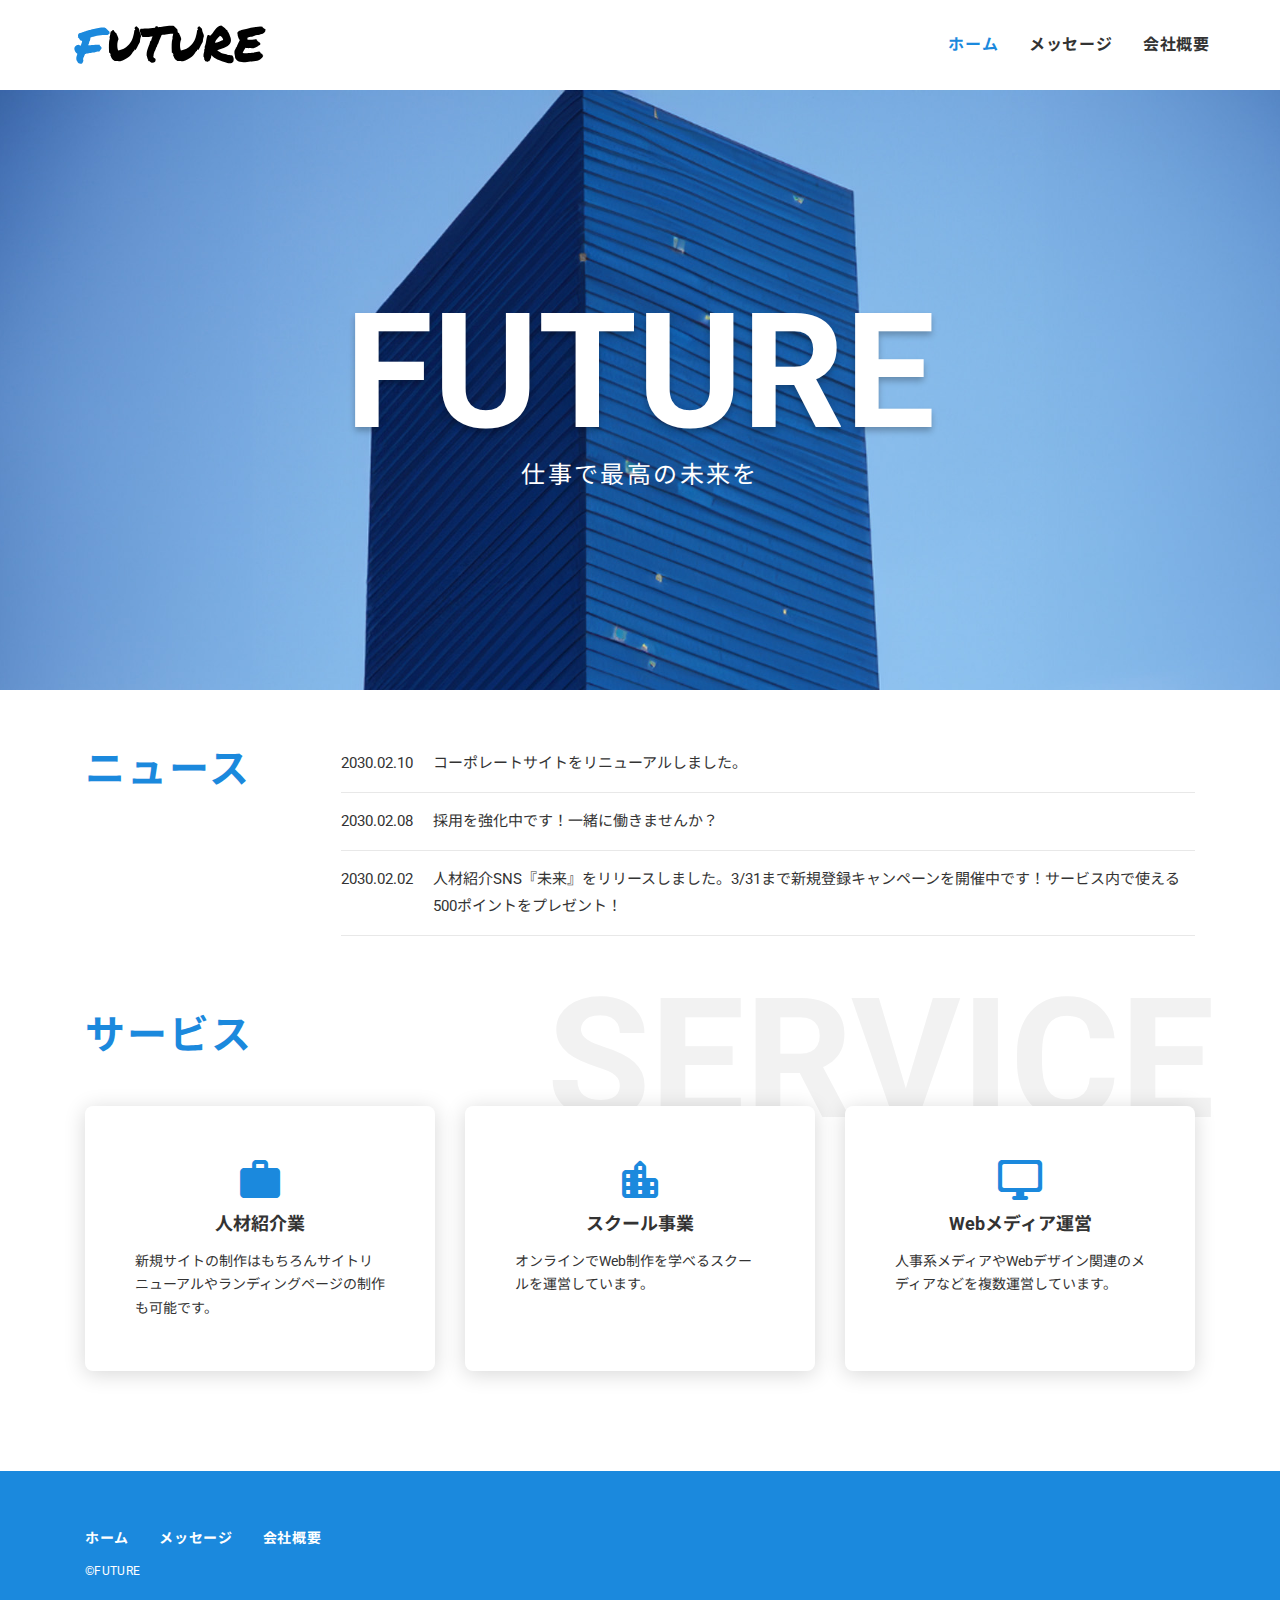
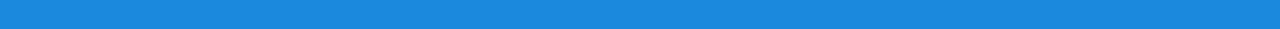
<file: index.html>
<!DOCTYPE html>
<html lang="ja">
  <head>
    <meta charset="utf-8" />
    <meta name="viewport" content="width=device-width,initial-scale=1" />
    <meta
      name="description"
      content="株式会社FUTUREは、幸せにつながるお仕事を紹介する人材紹介会社です。人材紹介サービス『未来』や人材紹介SNS『ゴール』を運営し、またWebデザインを学べるスクール『Webの学校』を開講しています。"
    />
    <title>FUTURE</title>
    <link rel="preconnect" href="https://fonts.googleapis.com" />
    <link rel="preconnect" href="https://fonts.gstatic.com" crossorigin />
    <link
      href="https://fonts.googleapis.com/css2?family=Noto+Sans+JP:wght@500;700&family=Roboto:wght@400;700&display=swap"
      rel="stylesheet"
    />
    <link
      href="https://fonts.googleapis.com/icon?family=Material+Icons+Round"
      rel="stylesheet"
    />
    <link href="css/destyle.css" rel="stylesheet" />
    <link href="style.css" rel="stylesheet" />
    <link rel="icon" type="image/png" href="icon-192x192.png" />
    <link
      rel="apple-touch-icon"
      type="image/png"
      href="apple-touch-icon-180x180.png"
    />
    <link rel="icon" href="favicon.ico" />
  </head>

  <body>
    <!-- wrapper-->
    <div class="wrapper">
      <!-- header -->
      <header class="header">
        <div class="header__logo">
          <a href="."><img src="img/logo.svg" class="logo" alt="FUTURE" /></a>
        </div>
        <div class="header__nav">
          <nav class="gnav">
            <ul class="gnav__list">
              <li class="gnav__item">
                <a class="gnav__link gnav__link--active" href=".">ホーム</a>
              </li>
              <li class="gnav__item">
                <a class="gnav__link" href="message.html">メッセージ</a>
              </li>
              <li class="gnav__item">
                <a class="gnav__link" href="company.html">会社概要</a>
              </li>
            </ul>
          </nav>
          <button type="button" id="js-btn-menu" class="btn-menu">
            <span class="btn-menu__line"></span>
          </button>
        </div>
      </header>
      <!-- /header -->

      <!-- mv -->
      <div class="mv">
        <div class="mv__titleArea">
          <h2 class="mv__title">FUTURE</h2>
          <div class="mv__subtitle">仕事で最高の未来を</div>
        </div>
      </div>
      <!-- /mv -->

      <!-- content -->
      <main class="content">
        <!-- news -->
        <section class="news">
          <div class="container">
            <div class="news__inner">
              <div class="news__heading">
                <h2 class="heading-primary">ニュース</h2>
              </div>
              <div class="news__body">
                <div class="news-list">
                  <ul class="news-list__list">
                    <li class="news-list__item">
                      <a href="#" class="news-list__link">
                        <div class="news-list__date">
                          <time datetime="2020-02-10" class="news__date"
                            >2030.02.10</time
                          >
                        </div>
                        <div class="news-list__title">
                          コーポレートサイトをリニューアルしました。
                        </div>
                      </a>
                    </li>
                    <li class="news-list__item">
                      <a href="#" class="news-list__link">
                        <div class="news-list__date">
                          <time datetime="2020-02-08" class="news__date"
                            >2030.02.08</time
                          >
                        </div>
                        <div class="news-list__title">
                          採用を強化中です！一緒に働きませんか？
                        </div>
                      </a>
                    </li>
                    <li class="news-list__item">
                      <a href="#" class="news-list__link">
                        <div class="news-list__date">
                          <time datetime="2020-02-02" class="news__date"
                            >2030.02.02</time
                          >
                        </div>
                        <div class="news-list__title">
                          人材紹介SNS『未来』をリリースしました。3/31まで新規登録キャンペーンを開催中です！サービス内で使える500ポイントをプレゼント！
                        </div>
                      </a>
                    </li>
                  </ul>
                </div>
              </div>
            </div>
          </div>
        </section>
        <!-- /news -->

        <!-- service -->
        <section class="service">
          <div class="container">
            <div class="service__heading">
              <h2 class="heading-primary">サービス</h2>
            </div>
            <div class="service__body">
              <div class="service-list">
                <div class="service-list__item">
                  <figure class="service-list__img-wrapper">
                    <span class="service-list__img material-icons-round">
                      work
                    </span>
                  </figure>
                  <div class="service-list__body">
                    <div class="service-list__title">人材紹介業</div>
                    <div class="service-list__text">
                      <p>
                        新規サイトの制作はもちろんサイトリニューアルやランディングページの制作も可能です。
                      </p>
                    </div>
                  </div>
                </div>
                <div class="service-list__item">
                  <figure class="service-list__img-wrapper">
                    <span class="service-list__img material-icons-round">
                      location_city
                    </span>
                  </figure>
                  <div class="service-list__body">
                    <div class="service-list__title">スクール事業</div>
                    <div class="service-list__text">
                      <p>
                        オンラインでWeb制作を学べるスクールを運営しています。
                      </p>
                    </div>
                  </div>
                </div>
                <div class="service-list__item">
                  <figure class="service-list__img-wrapper">
                    <span class="service-list__img material-icons-round">
                      desktop_windows
                    </span>
                  </figure>
                  <div class="service-list__body">
                    <div class="service-list__title">Webメディア運営</div>
                    <div class="service-list__text">
                      <p>
                        人事系メディアやWebデザイン関連のメディアなどを複数運営しています。
                      </p>
                    </div>
                  </div>
                </div>
              </div>
            </div>
          </div>
        </section>
        <!-- /service -->
      </main>
      <!-- /content -->

      <!-- footer -->
      <footer class="footer">
        <div class="container">
          <nav class="footer-nav">
            <ul class="footer-nav__list">
              <li class="footer-nav__item">
                <a class="footer-nav__link" href=".">ホーム</a>
              </li>
              <li class="footer-nav__item">
                <a class="footer-nav__link" href="message.html">メッセージ</a>
              </li>
              <li class="footer-nav__item">
                <a class="footer-nav__link" href="company.html">会社概要</a>
              </li>
            </ul>
          </nav>
          <div class="footer__copyright">&copy;FUTURE</div>
        </div>
      </footer>
      <!-- /footer -->
    </div>
    <!-- /wrapper -->

    <script src="https://ajax.googleapis.com/ajax/libs/jquery/3.6.0/jquery.min.js"></script>
    <script src="js/script.js"></script>
  </body>
</html>
</file>
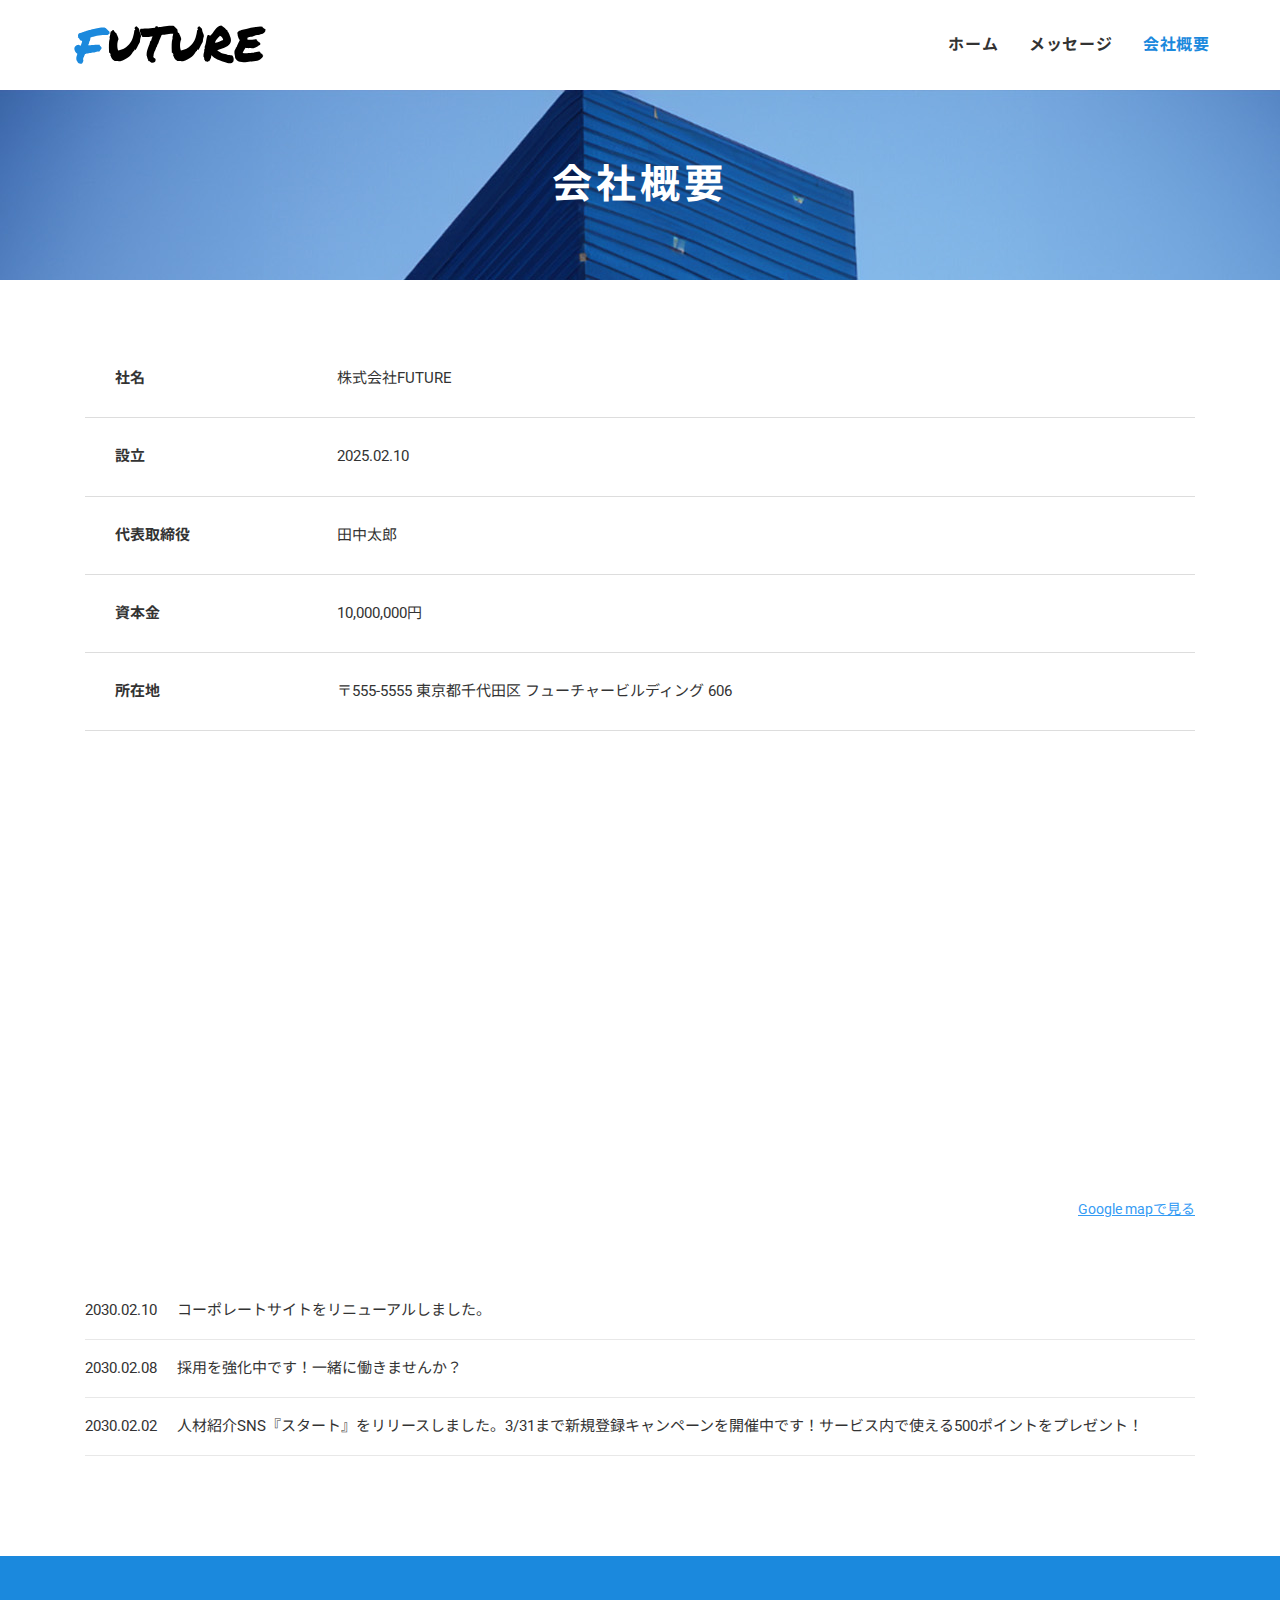
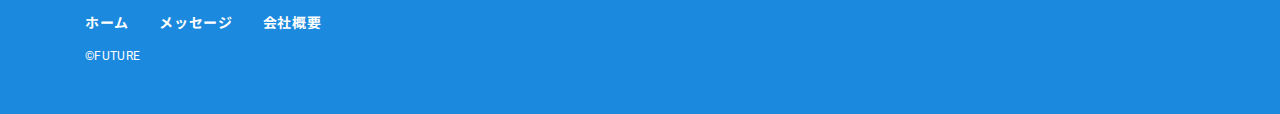
<file: company.html>
<!DOCTYPE html>
<html lang="ja">
  <head>
    <meta charset="utf-8" />
    <meta name="viewport" content="width=device-width,initial-scale=1" />
    <meta
      name="description"
      content="株式会社FUTUREは、幸せにつながるお仕事を紹介する人材紹介会社です。人材紹介サービス『スタート』や人材紹介SNS『ゴール』を運営し、またWebデザインを学べるスクール『Webの学校』を開講しています。"
    />
    <title>会社概要 - FUTURE</title>
    <link rel="preconnect" href="https://fonts.googleapis.com" />
    <link rel="preconnect" href="https://fonts.gstatic.com" crossorigin />
    <link
      href="https://fonts.googleapis.com/css2?family=Noto+Sans+JP:wght@500;700&family=Roboto:wght@400;700&display=swap"
      rel="stylesheet"
    />
    <link
      href="https://fonts.googleapis.com/icon?family=Material+Icons+Round"
      rel="stylesheet"
    />
    <link href="css/destyle.css" rel="stylesheet" />
    <link href="style.css" rel="stylesheet" />
    <link rel="icon" type="image/png" href="icon-192x192.png" />
    <link
      rel="apple-touch-icon"
      type="image/png"
      href="apple-touch-icon-180x180.png"
    />
    <link rel="icon" href="favicon.ico" />
  </head>

  <body>
    <!-- wrapper-->
    <div class="wrapper">
      <!-- header -->
      <header class="header">
        <div class="header__logo">
          <a href="."><img src="img/logo.svg" alt="FUTURE" class="logo" /></a>
        </div>
        <div class="header__nav">
          <nav class="gnav">
            <ul class="gnav__list">
              <li class="gnav__item">
                <a class="gnav__link" href=".">ホーム</a>
              </li>
              <li class="gnav__item">
                <a class="gnav__link" href="message.html">メッセージ</a>
              </li>
              <li class="gnav__item">
                <a class="gnav__link gnav__link--active" href="company.html"
                  >会社概要</a
                >
              </li>
            </ul>
          </nav>
          <button type="button" id="js-btn-menu" class="btn-menu">
            <span class="btn-menu__line"></span>
          </button>
        </div>
      </header>
      <!-- /header -->

      <!--page-header-->
      <div class="page-header">
        <div class="page-header__titleArea">
          <h2 class="page-header__title">会社概要</h2>
        </div>
      </div>
      <!--/page-header-->

      <!--content-->
      <main class="content">
        <!--company-info-->
        <div class="company-info">
          <div class="container">
            <div class="company-info__table">
              <table class="table-type01">
                <tbody>
                  <tr>
                    <th>社名</th>
                    <td>株式会社FUTURE</td>
                  </tr>
                  <tr>
                    <th>設立</th>
                    <td>2025.02.10</td>
                  </tr>
                  <tr>
                    <th>代表取締役</th>
                    <td>田中太郎</td>
                  </tr>
                  <tr>
                    <th>資本金</th>
                    <td>10,000,000円</td>
                  </tr>
                  <tr>
                    <th>所在地</th>
                    <td>
                      〒555-5555 東京都千代田区 フューチャービルディング 606
                    </td>
                  </tr>
                </tbody>
              </table>
            </div>
            <div class="company-info__access">
              <div class="company-info__map">
                <iframe
                  src="https://www.google.com/maps/embed?pb=!1m18!1m12!1m3!1d3240.828030380878!2d139.76493611544558!3d35.68123618019435!2m3!1f0!2f0!3f0!3m2!1i1024!2i768!4f13.1!3m3!1m2!1s0x60188bfbd89f700b%3A0x277c49ba34ed38!2z5p2x5Lqs6aeF!5e0!3m2!1sja!2sjp!4v1603888975255!5m2!1sja!2sjp"
                  width="100%"
                  height="auto"
                  frameborder=" 0"
                  style="border: 0"
                  allowfullscreen=""
                  aria-hidden="false"
                  tabindex="0"
                ></iframe>
              </div>
              <div class="company-info__map-link">
                <a href="https://goo.gl/maps/b5AqA853AfsPSw1Y7" target="_blank"
                  >Google mapで見る</a
                >
              </div>
            </div>
          </div>
        </div>
        <!--/company-info-->

        <!--company-news-->
        <div class="company-news">
          <div class="container">
            <div class="news-list">
              <ul class="news-list__list">
                <li class="news-list__item">
                  <a href="#" class="news-list__link">
                    <div class="news-list__date">
                      <time datetime="2020-02-10" class="news__date"
                        >2030.02.10</time
                      >
                    </div>
                    <div class="news-list__title">
                      コーポレートサイトをリニューアルしました。
                    </div>
                  </a>
                </li>
                <li class="news-list__item">
                  <a href="#" class="news-list__link">
                    <div class="news-list__date">
                      <time datetime="2020-02-08" class="news__date"
                        >2030.02.08</time
                      >
                    </div>
                    <div class="news-list__title">
                      採用を強化中です！一緒に働きませんか？
                    </div>
                  </a>
                </li>
                <li class="news-list__item">
                  <a href="#" class="news-list__link">
                    <div class="news-list__date">
                      <time datetime="2020-02-02" class="news__date"
                        >2030.02.02</time
                      >
                    </div>
                    <div class="news-list__title">
                      人材紹介SNS『スタート』をリリースしました。3/31まで新規登録キャンペーンを開催中です！サービス内で使える500ポイントをプレゼント！
                    </div>
                  </a>
                </li>
              </ul>
            </div>
          </div>
        </div>
        <!--/company-news-->
      </main>
      <!--/content-->

      <!-- footer -->
      <footer class="footer">
        <div class="container">
          <nav class="footer-nav">
            <ul class="footer-nav__list">
              <li class="footer-nav__item">
                <a class="footer-nav__link" href=".">ホーム</a>
              </li>
              <li class="footer-nav__item">
                <a class="footer-nav__link" href="message.html">メッセージ</a>
              </li>
              <li class="footer-nav__item">
                <a class="footer-nav__link" href="company.html">会社概要</a>
              </li>
            </ul>
          </nav>
          <div class="footer__copyright">&copy;FUTURE</div>
        </div>
      </footer>
      <!-- /footer -->
    </div>
    <!-- /wrapper -->

    <script src="https://ajax.googleapis.com/ajax/libs/jquery/3.6.0/jquery.min.js"></script>
    <script src="js/script.js"></script>
  </body>
</html>
</file>
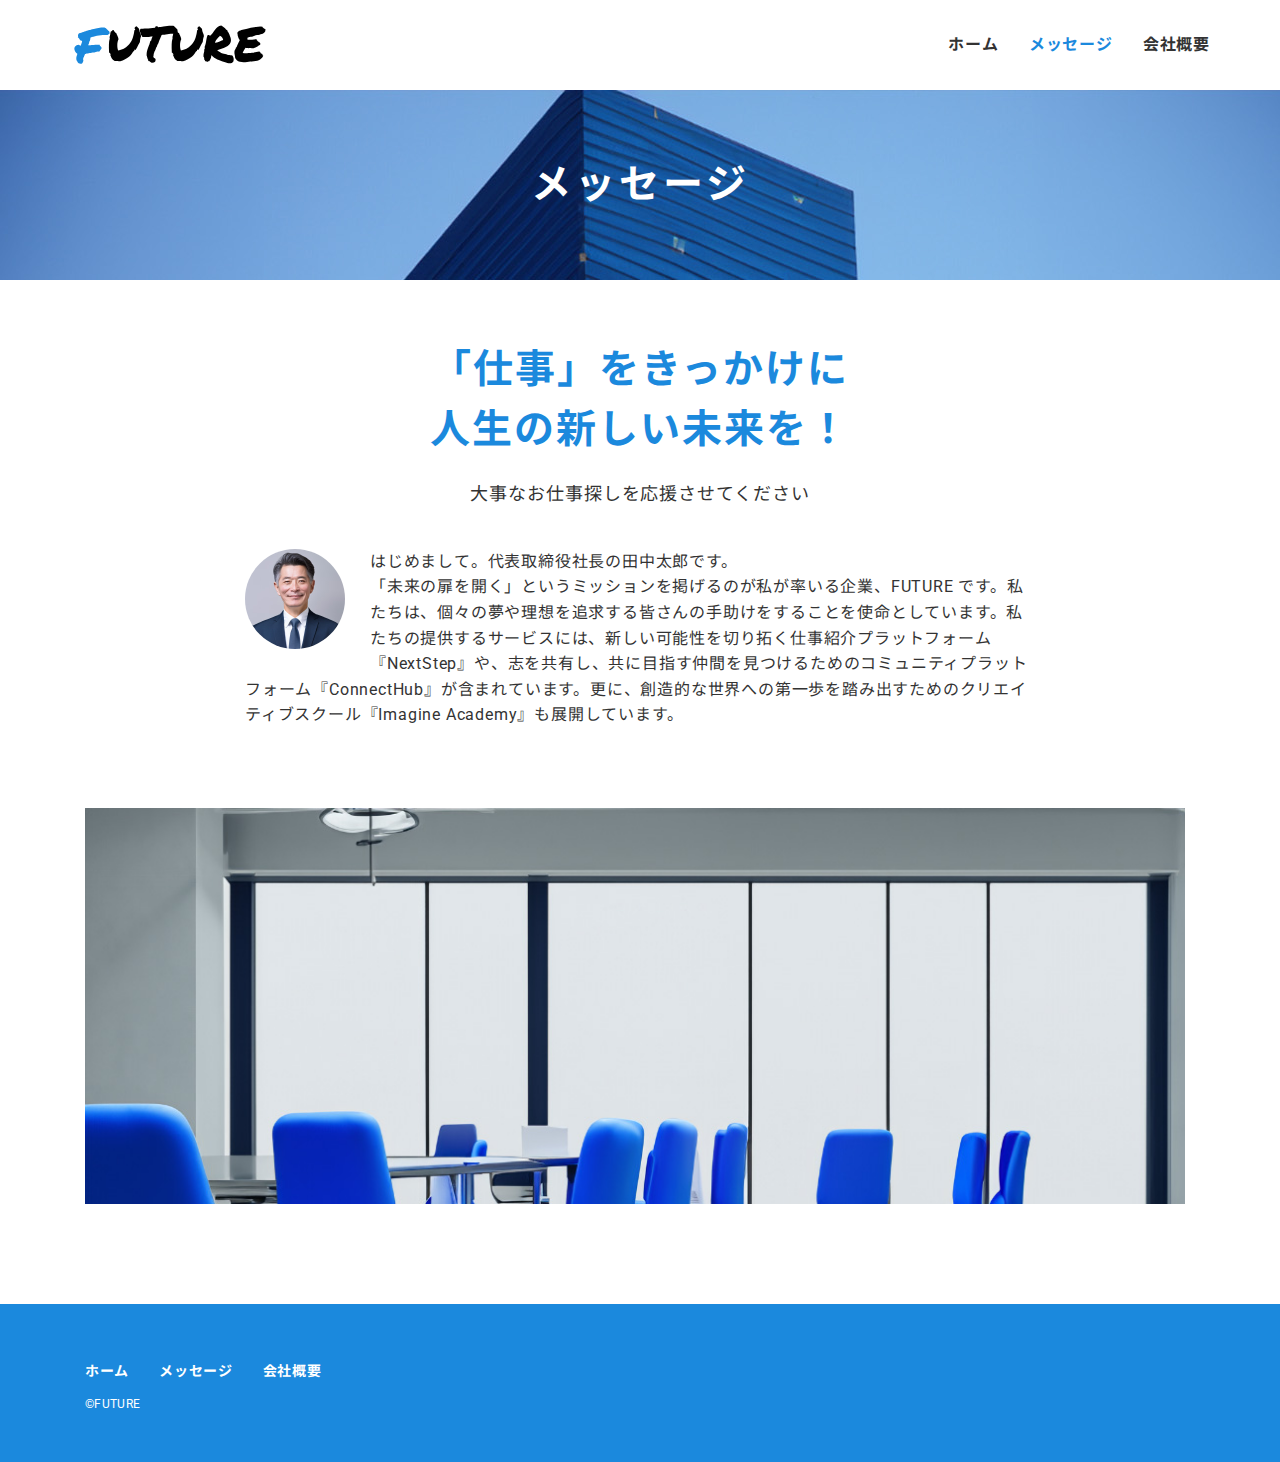
<file: message.html>
<!DOCTYPE html>
<html lang="ja">
  <head>
    <meta charset="utf-8" />
    <meta name="viewport" content="width=device-width,initial-scale=1" />
    <meta
      name="description"
      content="株式会社FUTUREは、幸せにつながるお仕事を紹介する人材紹介会社です。人材紹介サービス『スタート』や人材紹介SNS『ゴール』を運営し、またWebデザインを学べるスクール『Webの学校』を開講しています。"
    />
    <title>メッセージ - FUTURE</title>
    <link rel="preconnect" href="https://fonts.googleapis.com" />
    <link rel="preconnect" href="https://fonts.gstatic.com" crossorigin />
    <link
      href="https://fonts.googleapis.com/css2?family=Noto+Sans+JP:wght@500;700&family=Roboto:wght@400;700&display=swap"
      rel="stylesheet"
    />
    <link
      href="https://fonts.googleapis.com/icon?family=Material+Icons+Round"
      rel="stylesheet"
    />
    <link href="css/destyle.css" rel="stylesheet" />
    <link href="style.css" rel="stylesheet" />
    <link rel="icon" type="image/png" href="icon-192x192.png" />
    <link
      rel="apple-touch-icon"
      type="image/png"
      href="apple-touch-icon-180x180.png"
    />
    <link rel="icon" href="favicon.ico" />
  </head>

  <body>
    <!-- wrapper-->
    <div class="wrapper">
      <!-- header -->
      <header class="header">
        <div class="header__logo">
          <a href="."><img src="img/logo.svg" class="logo" alt="FUTURE" /></a>
        </div>
        <div class="header__nav">
          <nav class="gnav">
            <ul class="gnav__list">
              <li class="gnav__item">
                <a class="gnav__link" href=".">ホーム</a>
              </li>
              <li class="gnav__item">
                <a class="gnav__link gnav__link--active" href="message.html"
                  >メッセージ</a
                >
              </li>
              <li class="gnav__item">
                <a class="gnav__link" href="company.html">会社概要</a>
              </li>
            </ul>
          </nav>
          <button type="button" id="js-btn-menu" class="btn-menu">
            <span class="btn-menu__line"></span>
          </button>
        </div>
      </header>
      <!-- /header -->

      <!--page-header-->
      <div class="page-header">
        <div class="page-header__titleArea">
          <h2 class="page-header__title">メッセージ</h2>
        </div>
      </div>
      <!--/page-header-->

      <!--content-->
      <main class="content">
        <!--message-->
        <section class="message">
          <div class="container">
            <h3 class="message__title">
              「仕事」をきっかけに<br />人生の新しい未来を！
            </h3>
            <div class="message__subtitle">
              大事なお仕事探しを応援させてください
            </div>
            <div class="ceo-message">
              <div class="ceo-message__img-wrapper">
                <img
                  class="ceo-message__img"
                  src="img/ceo.jpg"
                  width="100"
                  height="100"
                  alt="田中太郎"
                />
              </div>
              <div class="ceo-message__text">
                <p>
                  はじめまして。代表取締役社長の田中太郎です。<br />「未来の扉を開く」というミッションを掲げるのが私が率いる企業、FUTURE
                  です。私たちは、個々の夢や理想を追求する皆さんの手助けをすることを使命としています。私たちの提供するサービスには、新しい可能性を切り拓く仕事紹介プラットフォーム『NextStep』や、志を共有し、共に目指す仲間を見つけるためのコミュニティプラットフォーム『ConnectHub』が含まれています。更に、創造的な世界への第一歩を踏み出すためのクリエイティブスクール『Imagine
                  Academy』も展開しています。
                </p>
              </div>
            </div>
          </div>
        </section>
        <!--/message-->

        <!--office-->
        <div class="office">
          <div class="container">
            <img
              class="office-img"
              src="img/office.jpg"
              width="1100"
              height="400"
              alt="会議室"
            />
          </div>
        </div>
        <!--/office-->
      </main>
      <!--/content-->

      <!-- footer -->
      <footer class="footer">
        <div class="container">
          <nav class="footer-nav">
            <ul class="footer-nav__list">
              <li class="footer-nav__item">
                <a class="footer-nav__link" href=".">ホーム</a>
              </li>
              <li class="footer-nav__item">
                <a class="footer-nav__link" href="message.html">メッセージ</a>
              </li>
              <li class="footer-nav__item">
                <a class="footer-nav__link" href="company.html">会社概要</a>
              </li>
            </ul>
          </nav>
          <div class="footer__copyright">&copy;FUTURE</div>
        </div>
      </footer>
      <!-- /footer -->
    </div>
    <!-- /wrapper -->

    <script src="https://ajax.googleapis.com/ajax/libs/jquery/3.6.0/jquery.min.js"></script>
    <script src="js/script.js"></script>
  </body>
</html>
</file>
<file: style.css>
@charset "UTF-8";

:root {
  --link-color: #349bf4;
  --main-color: #1b89dd;
  --text-color: #333;
}

/*--------------------------------
 全体
---------------------------------*/
body {
  font-family: "Roboto", "Noto Sans JP", Arial, "Hiragino Kaku Gothic ProN",
    "Hiragino Sans", Meiryo, sans-serif;
  font-size: 16px;
  color: var(--text-color);
}

a {
  color: var(--link-color);
  text-decoration: underline;
}

img {
  max-width: 100%;
  height: auto;
  vertical-align: bottom;
}

.logo {
  width: 200px;
}

/*--------------------------------
 レイアウト
---------------------------------*/
.wrapper {
  overflow-x: hidden;
}

.container {
  max-width: 1170px;
  margin: 0 auto;
  padding: 0 30px;
}

.content {
  display: grid;
  padding: 60px 0 100px;
  row-gap: 80px;
}

/*--------------------------------
 見出し
---------------------------------*/
.heading-primary {
  font-size: 40px;
  font-weight: bold;
  line-height: 1;
  letter-spacing: 0.05em;
  color: var(--main-color);
}

/*--------------------------------
 テーブル
---------------------------------*/
.table-type01 {
  width: 100%;
  font-size: 15px;
  border-collapse: collapse;
  border-spacing: 0;
}

.table-type01 tr {
  border-bottom: solid 1px #ddd;
}

.table-type01 th,
.table-type01 td {
  text-align: left;
  padding: 30px;
}

.table-type01 th {
  width: 20%;
}

.table-type01 p:not(:last-child) {
  margin-bottom: 10px;
}

.table-type01 ul {
  margin-left: 20px;
}

/*--------------------------------
ヘッダー
---------------------------------*/
.header {
  display: flex;
  align-items: center;
  justify-content: space-between;
  height: 90px;
  padding: 30px 70px;
}

.header__logo {
  line-height: 1;
}

/*--------------------------------
 グローバルナビ
---------------------------------*/
.gnav__list {
  display: flex;
  position: relative;
  align-items: center;
  justify-content: center;
  column-gap: 30px;
}

.gnav__item {
  font-size: 16px;
  font-weight: bold;
  line-height: 1;
  letter-spacing: 0.05em;
}

.gnav__link {
  color: var(--text-color);
  text-decoration: none;
}

.gnav__link:hover {
  color: var(--main-color);
}

.gnav__link--active {
  color: var(--main-color);
}

.btn-menu {
  display: none;
}

/*--------------------------------
 メインビジュアル
---------------------------------*/
.mv {
  display: flex;
  align-items: center;
  justify-content: center;
  height: 600px;
  background-image: url(img/pc_mv.jpg);
  background-repeat: no-repeat;
  background-position: center center;
  background-size: cover;
}

.mv__titleArea {
  color: #fff;
  text-align: center;
}

.mv__title {
  font-size: 160px;
  font-weight: bold;
  line-height: 1;
  text-shadow: 0 4px 6px rgb(0 0 0 / 25%);
  margin-bottom: 10px;
}

.mv__subtitle {
  font-size: 24px;
  line-height: 1;
  letter-spacing: 0.1em;
}

/*--------------------------------
 ニュース
---------------------------------*/
.news__inner {
  display: flex;
  column-gap: 90px;
}

.news__body {
  flex: 1;
}

.news-list__link {
  display: flex;
  color: var(--text-color);
  text-decoration: none;
}

.news-list__link:hover {
  color: var(--main-color);
}

.news-list__item {
  font-size: 15px;
  line-height: 1.8;
  margin-bottom: 15px;
  padding-bottom: 15px;
  border-bottom: 1px solid #e8e8e8;
}

.news-list__item:last-child {
  margin-bottom: 0;
}

.news-list__title {
  font-size: 15px;
  line-height: 1.8;
}

.news-list__date {
  margin-right: 20px;
}

/*--------------------------------
サービス
---------------------------------*/
.service__heading {
  position: relative;
  margin-bottom: 50px;
}

.service__heading::before {
  display: block;
  content: "SERVICE";
  position: absolute;
  top: -40px;
  right: -20px;
  z-index: -1;
  font-size: 168px;
  font-weight: bold;
  line-height: 1;
  color: #f2f2f2;
}

.service-list {
  display: grid;
  column-gap: 30px;
  grid-template-columns: repeat(3, 1fr);
}

.service-list__item {
  padding: 50px;
  border-radius: 8px;
  background-color: #fff;
  box-shadow: 0 3px 21px rgba(0, 0, 0, 0.16);
}

.service-list__img-wrapper {
  text-align: center;
  margin-bottom: 10px;
}

.service-list__img {
  font-size: 48px;
  color: var(--main-color);
  vertical-align: bottom;
}

.service-list__title {
  font-size: 18px;
  font-weight: bold;
  text-align: center;
}

.service-list__text {
  font-size: 14px;
  line-height: 1.7;
  margin-top: 15px;
}

/*--------------------------------
 下層ページ：ヘッダー
---------------------------------*/
.page-header {
  display: flex;
  align-items: center;
  justify-content: center;
  height: 190px;
  background-image: url(img/pc_header.jpg);
  background-repeat: no-repeat;
  background-position: center center;
  background-size: cover;
}

.page-header__titleArea {
  color: #fff;
  text-align: center;
}

.page-header__title {
  font-size: 40px;
  font-weight: bold;
  line-height: 1;
  letter-spacing: 0.1em;
}

/*--------------------------------
 下層ページ：メッセージ
---------------------------------*/
.message {
  max-width: 850px;
  margin: 0 auto;
}

.message__title {
  font-size: 40px;
  font-weight: bold;
  line-height: 1.5;
  letter-spacing: 0.05em;
  color: var(--main-color);
  text-align: center;
  margin-bottom: 20px;
}

.message__subtitle {
  font-size: 18px;
  line-height: 1.6;
  letter-spacing: 0.05em;
  text-align: center;
  margin-bottom: 40px;
}

.ceo-message__img-wrapper {
  width: 100px;
  margin: 0 25px 15px 0;
  float: left;
}

.ceo-message__img {
  border-radius: 50%;
}

.ceo-message__text {
  line-height: 1.6;
  letter-spacing: 0.05em;
}

.ceo-message__text a {
  color: var(--link-color);
}

/*--------------------------------
 下層ページ：会社概要
---------------------------------*/
.company-info__table {
  margin-bottom: 50px;
}

.company-info__map iframe {
  height: 400px;
}

.company-info__map-link {
  font-size: 14px;
  text-align: right;
  margin-top: 20px;
}

/*--------------------------------
 フッター
---------------------------------*/
.footer {
  color: #fff;
  padding: 60px 20px 50px;
  background-color: var(--main-color);
}

.footer-nav {
  margin-bottom: 20px;
}

.footer-nav__list {
  display: flex;
  column-gap: 30px;
}

.footer-nav__item {
  font-size: 14px;
  font-weight: bold;
  line-height: 1;
  letter-spacing: 0.05em;
}

.footer-nav__link {
  color: var(--text-color);
  color: #fff;
  text-decoration: none;
}

.footer__copyright {
  font-size: 12px;
  letter-spacing: 0.03em;
}

/*media Queries 767
----------------------------------------------------*/
@media screen and (max-width: 767px) {
  body {
    font-size: 15px;
  }

  .heading-primary {
    font-size: 32px;
  }

  /* レイアウト */
  .container {
    padding: 0 20px;
  }

  .content {
    padding: 40px 0 60px;
    row-gap: 50px;
  }

  .table-type01 {
    font-size: 14px;
    line-height: 1.5;
  }

  .table-type01 th,
  .table-type01 td {
    padding: 20px 0;
  }

  .table-type01 th {
    width: 100px;
  }

  /* ヘッダー */
  .header {
    position: relative;
    height: 60px;
    padding: 20px;
  }

  .header__logo {
    width: 107px;
  }

  .gnav {
    display: none;
    position: fixed;
    top: 0;
    right: 0;
    z-index: 10;
    width: 180px;
    height: 100%;
    background-color: var(--main-color);
    box-shadow: -10px 0 35px -20px rgb(0 0 0 / 25%);
  }

  .gnav__list {
    display: flex;
    flex-direction: column;
    align-items: flex-start;
    width: 180px;
    padding: 90px 20px 20px 50px;
    row-gap: 25px;
  }

  .gnav__link {
    color: #fff;
  }

  .gnav__link:hover {
    color: #fff;
  }

  .gnav__link--active {
    opacity: 0.6;
  }

  .btn-menu {
    display: flex;
    position: absolute;
    top: 0;
    right: 0;
    z-index: 100;
    align-items: center;
    justify-content: center;
    width: 60px;
    height: 60px;
    text-align: center;
    padding: 21px 16px;
    border: none;
    outline: none;
    background: none;
    background-color: var(--main-color);
    cursor: pointer;
    appearance: none;
  }

  .btn-menu__line {
    display: block;
    position: relative;
    left: 0;
    width: 100%;
    height: 2px;
    transition: all 0.4s;
    border-radius: 4px;
    background-color: #fff;
  }

  .btn-menu__line::before,
  .btn-menu__line::after {
    display: block;
    content: "";
    position: absolute;
    width: 100%;
    height: 100%;
    transition: inherit;
    border-radius: 4px;
    background-color: #fff;
  }

  .btn-menu__line::before {
    top: -8px;
  }

  .btn-menu__line::after {
    top: 8px;
  }

  .btn-menu.active .btn-menu__line {
    background-color: transparent;
  }

  .btn-menu.active .btn-menu__line::before,
  .btn-menu.active .btn-menu__line::after {
    top: 0;
    background-color: #fff;
  }

  .btn-menu.active .btn-menu__line::before {
    transform: rotate(45deg);
  }

  .btn-menu.active .btn-menu__line::after {
    transform: rotate(-45deg);
  }

  /* メインビジュアル */
  .mv {
    height: 460px;
    background-image: url(img/sp_mv.jpg);
  }

  .mv__title {
    font-size: 80px;
  }

  .mv__subtitle {
    font-size: 20px;
  }

  /* ニュース */
  .news__heading {
    margin-bottom: 20px;
  }

  .news__inner {
    display: block;
  }

  .news-list__link {
    flex-direction: column;
  }

  .news-list__item {
    font-size: 15px;
    line-height: 1.8;
  }

  .news-list__item:last-child {
    margin-bottom: 0;
  }

  .news-list__title {
    line-height: 1.6;
  }

  .news-list__date {
    margin-right: 0;
  }

  /* サービス */
  .service__heading {
    margin-bottom: 20px;
  }

  .service__heading::before {
    top: -2px;
    right: -30px;
    font-size: 70px;
  }

  .service-list {
    row-gap: 20px;
    grid-template-columns: 1fr;
  }

  .service-list__item {
    padding: 40px 30px;
  }

  .service-list__img-wrapper {
    margin-bottom: 5px;
  }

  .service-list__img {
    font-size: 60px;
  }

  .service-list__title {
    font-size: 16px;
  }

  .service-list__text {
    margin-top: 10px;
  }

  /* 下層ページ：ヘッダー */
  .page-header {
    height: 160px;
    background-image: url(img/sp_header.jpg);
  }

  .page-header__title {
    font-size: 28px;
  }

  /* 下層ページ：メッセージ */
  .message__title {
    font-size: 24px;
    margin-bottom: 15px;
  }

  .message__subtitle {
    font-size: 15px;
    margin-bottom: 30px;
  }

  .ceo-message__img-wrapper {
    margin: 0 15px 10px 0;
  }

  .office-img {
    height: 260px;
    object-fit: cover;
  }

  /* 下層ページ：会社概要 */
  .company-info__map iframe {
    height: 300px;
  }

  .company-info__map-link {
    font-size: 12px;
    margin-top: 15px;
  }

  /* フッター */
  .footer {
    padding: 40px 0 30px;
  }

  .footer-nav__list {
    column-gap: 25px;
  }

  .footer-nav__item {
    font-size: 12px;
  }

  .footer-copyright {
    font-size: 10px;
  }
}
</file>
<file: css/destyle.css>
/*! destyle.css v3.0.0 | MIT License | https://github.com/nicolas-cusan/destyle.css */

/* Reset box-model and set borders */
/* ============================================ */

*,
::before,
::after {
  box-sizing: border-box;
  border-width: 0;
  border-style: solid;
}

/* Document */
/* ============================================ */

/**
 * 1. Correct the line height in all browsers.
 * 2. Prevent adjustments of font size after orientation changes in iOS.
 * 3. Remove gray overlay on links for iOS.
 */

html {
  line-height: 1.15; /* 1 */

  -webkit-tap-highlight-color: transparent; /* 3*/
  -webkit-text-size-adjust: 100%; /* 2 */
}

/* Sections */
/* ============================================ */

/**
 * Remove the margin in all browsers.
 */

body {
  margin: 0;
}

/**
 * Render the `main` element consistently in IE.
 */

main {
  display: block;
}

/* Vertical rhythm */
/* ============================================ */

p,
table,
blockquote,
address,
pre,
iframe,
form,
figure,
dl {
  margin: 0;
}

/* Headings */
/* ============================================ */

h1,
h2,
h3,
h4,
h5,
h6 {
  font-size: inherit;
  font-weight: inherit;
  margin: 0;
}

/* Lists (enumeration) */
/* ============================================ */

ul,
ol {
  margin: 0;
  padding: 0;
  list-style: none;
}

/* Lists (definition) */
/* ============================================ */

dt {
  font-weight: bold;
}

dd {
  margin-left: 0;
}

/* Grouping content */
/* ============================================ */

/**
 * 1. Add the correct box sizing in Firefox.
 * 2. Show the overflow in Edge and IE.
 */

hr {
  clear: both;
  overflow: visible; /* 2 */
  box-sizing: content-box; /* 1 */
  height: 0; /* 1 */
  margin: 0;
  color: inherit;
  border-top-width: 1px;
}

/**
 * 1. Correct the inheritance and scaling of font size in all browsers.
 * 2. Correct the odd `em` font sizing in all browsers.
 */

pre {
  font-family: monospace, monospace; /* 1 */
  font-size: inherit; /* 2 */
}

address {
  font-style: inherit;
}

/* Text-level semantics */
/* ============================================ */

/**
 * Remove the gray background on active links in IE 10.
 */

a {
  text-decoration: none;
  color: inherit;
  background-color: transparent;
}

/**
 * 1. Remove the bottom border in Chrome 57-
 * 2. Add the correct text decoration in Chrome, Edge, IE, Opera, and Safari.
 */

abbr[title] {
  text-decoration: underline dotted; /* 2 */
}

/**
 * Add the correct font weight in Chrome, Edge, and Safari.
 */

b,
strong {
  font-weight: bolder;
}

/**
 * 1. Correct the inheritance and scaling of font size in all browsers.
 * 2. Correct the odd `em` font sizing in all browsers.
 */

code,
kbd,
samp {
  font-family: monospace, monospace; /* 1 */
  font-size: inherit; /* 2 */
}

/**
 * Add the correct font size in all browsers.
 */

small {
  font-size: 80%;
}

/**
 * Prevent `sub` and `sup` elements from affecting the line height in
 * all browsers.
 */

sub,
sup {
  position: relative;
  font-size: 75%;
  line-height: 0;
  vertical-align: baseline;
}

sub {
  bottom: -.25em;
}

sup {
  top: -.5em;
}

/* Replaced content */
/* ============================================ */

/**
 * Prevent vertical alignment issues.
 */

svg,
img,
embed,
object,
iframe {
  vertical-align: bottom;
}

/* Forms */
/* ============================================ */

/**
 * Reset form fields to make them styleable.
 * 1. Make form elements stylable across systems iOS especially.
 * 2. Inherit text-transform from parent.
 */

button,
input,
optgroup,
select,
textarea {
  font: inherit;
  margin: 0;
  padding: 0;
  text-align: inherit;
  vertical-align: middle;
  text-transform: inherit; /* 2 */
  color: inherit;
  border-radius: 0;
  background: transparent;

  -webkit-appearance: none; /* 1 */
  appearance: none;
}

/**
 * Reset radio and checkbox appearance to preserve their look in iOS.
 */

[type="checkbox"] {
  -webkit-appearance: checkbox;
  appearance: checkbox;
}

[type="radio"] {
  -webkit-appearance: radio;
  appearance: radio;
}

/**
 * Correct cursors for clickable elements.
 */

button,
[type="button"],
[type="reset"],
[type="submit"] {
  cursor: pointer;
}

button:disabled,
[type="button"]:disabled,
[type="reset"]:disabled,
[type="submit"]:disabled {
  cursor: default;
}

/**
 * Improve outlines for Firefox and unify style with input elements & buttons.
 */

:-moz-focusring {
  outline: auto;
}

select:disabled {
  opacity: inherit;
}

/**
 * Remove padding
 */

option {
  padding: 0;
}

/**
 * Reset to invisible
 */

fieldset {
  min-width: 0;
  margin: 0;
  padding: 0;
}

legend {
  padding: 0;
}

/**
 * Add the correct vertical alignment in Chrome, Firefox, and Opera.
 */

progress {
  vertical-align: baseline;
}

/**
 * Remove the default vertical scrollbar in IE 10+.
 */

textarea {
  overflow: auto;
}

/**
 * Correct the cursor style of increment and decrement buttons in Chrome.
 */

[type="number"]::-webkit-inner-spin-button,
[type="number"]::-webkit-outer-spin-button {
  height: auto;
}

/**
 * 1. Correct the outline style in Safari.
 */

[type="search"] {
  outline-offset: -2px; /* 1 */
}

/**
 * Remove the inner padding in Chrome and Safari on macOS.
 */

[type="search"]::-webkit-search-decoration {
  -webkit-appearance: none;
}

/**
 * 1. Correct the inability to style clickable types in iOS and Safari.
 * 2. Fix font inheritance.
 */

::-webkit-file-upload-button {
  font: inherit; /* 2 */

  -webkit-appearance: button; /* 1 */
}

/**
 * Clickable labels
 */

label[for] {
  cursor: pointer;
}

/* Interactive */
/* ============================================ */

/*
 * Add the correct display in Edge, IE 10+, and Firefox.
 */

details {
  display: block;
}

/*
 * Add the correct display in all browsers.
 */

summary {
  display: list-item;
}

/*
 * Remove outline for editable content.
 */

[contenteditable]:focus {
  outline: auto;
}

/* Tables */
/* ============================================ */

/**
1. Correct table border color inheritance in all Chrome and Safari.
*/

table {
  border-color: inherit; /* 1 */
}

caption {
  text-align: left;
}

td,
th {
  padding: 0;
  vertical-align: top;
}

th {
  font-weight: bold;
  text-align: left;
}
</file>
